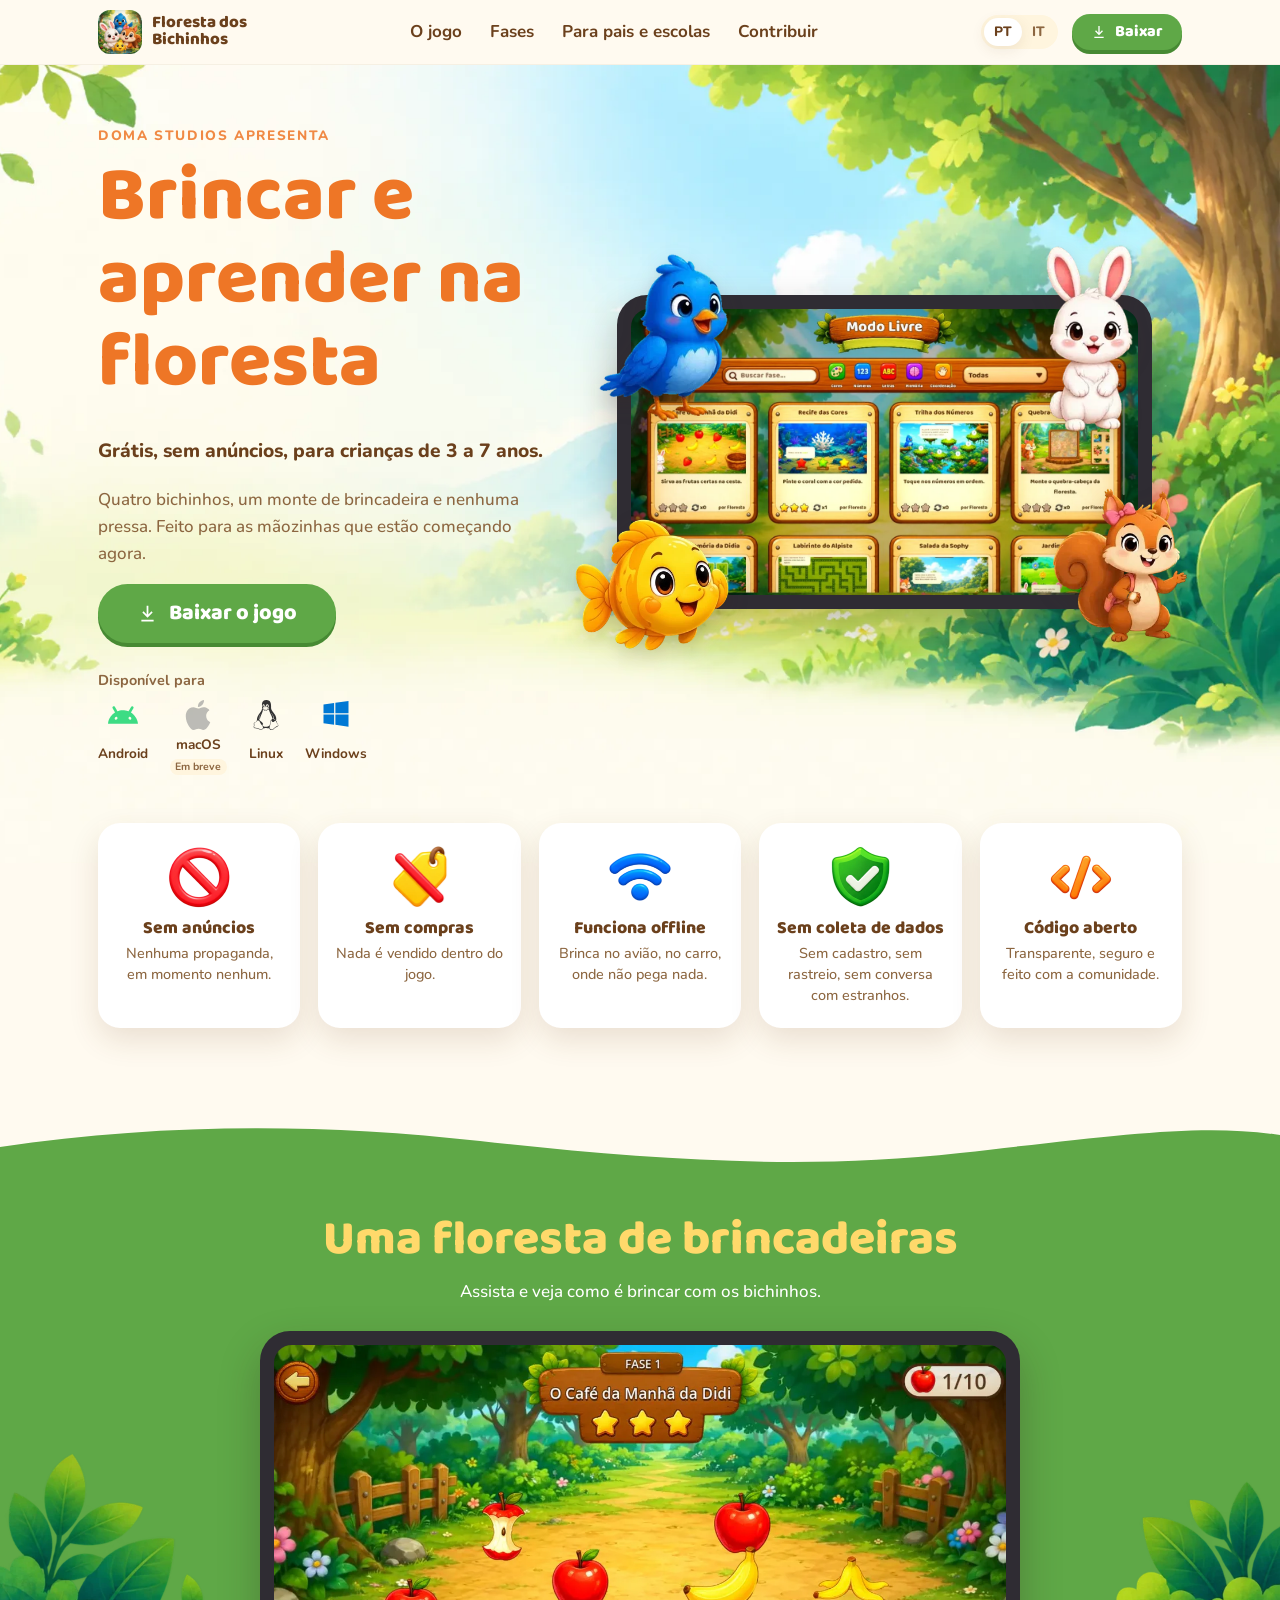
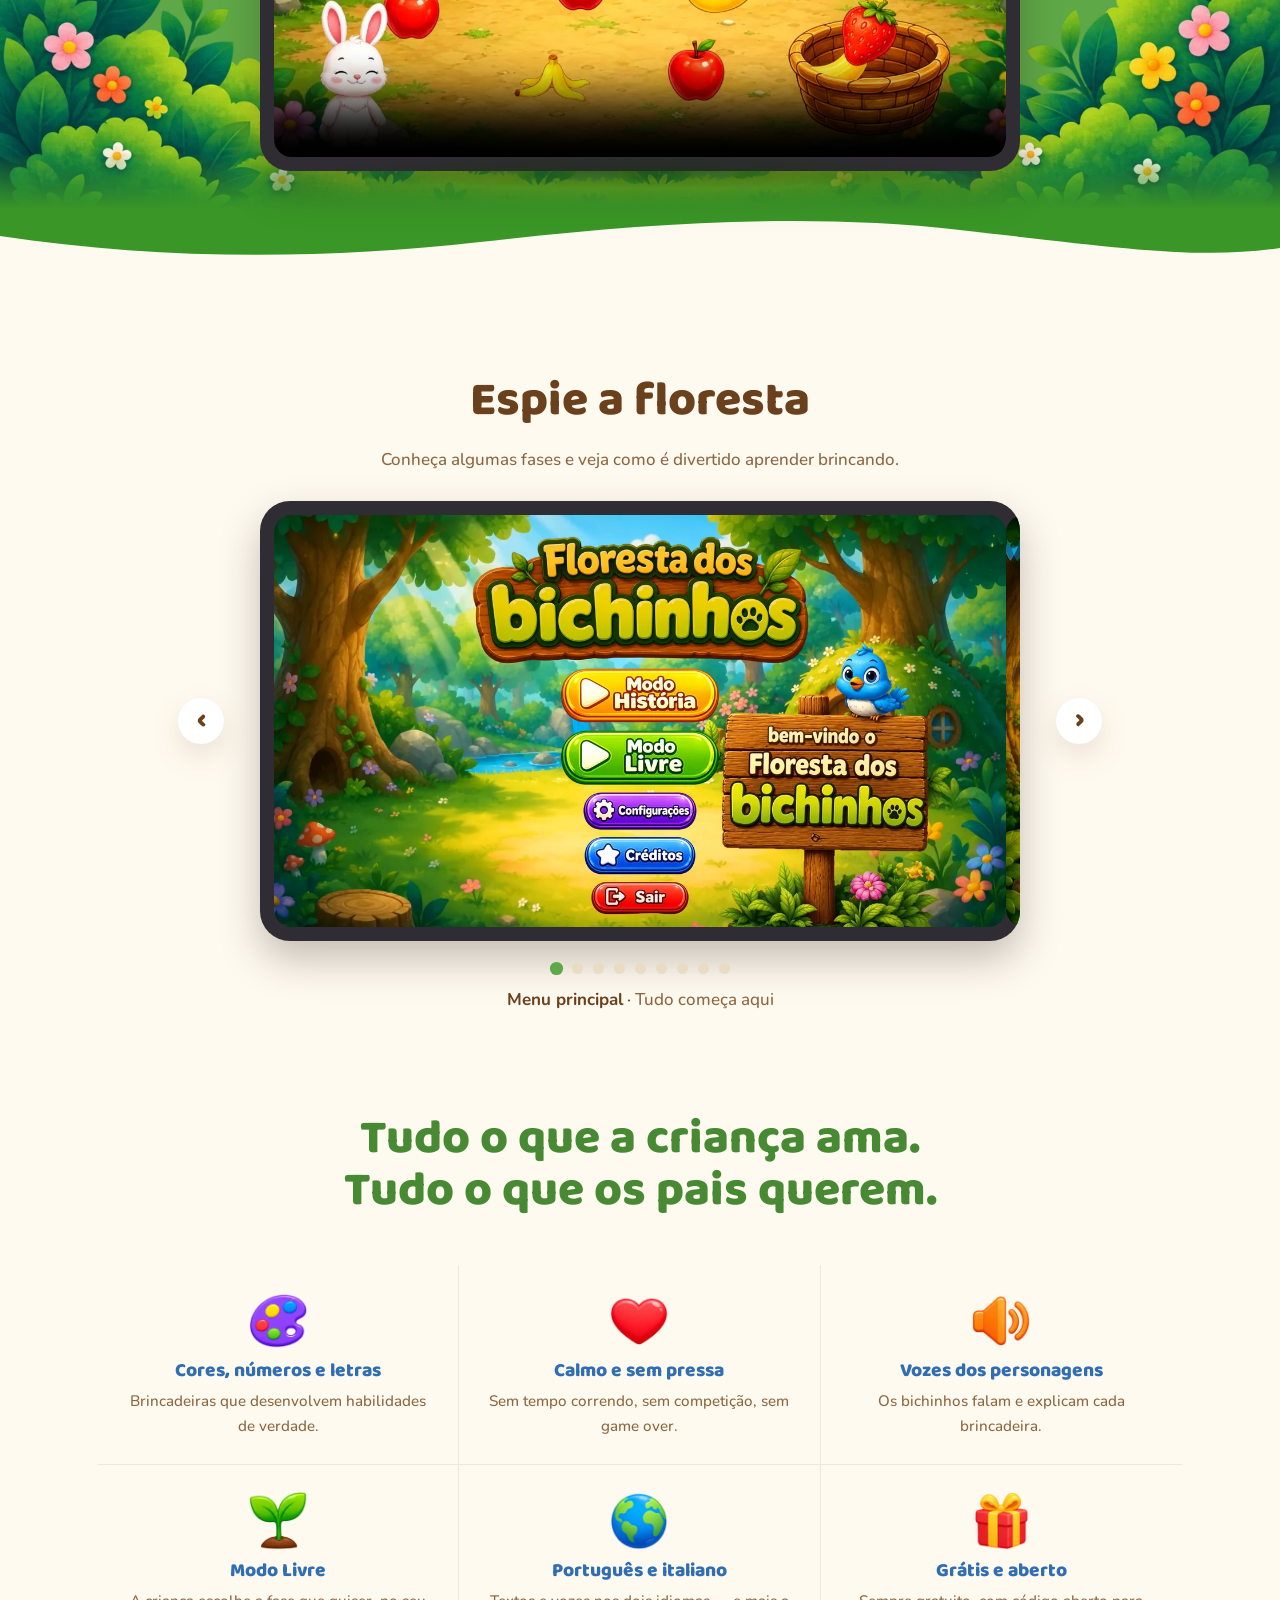
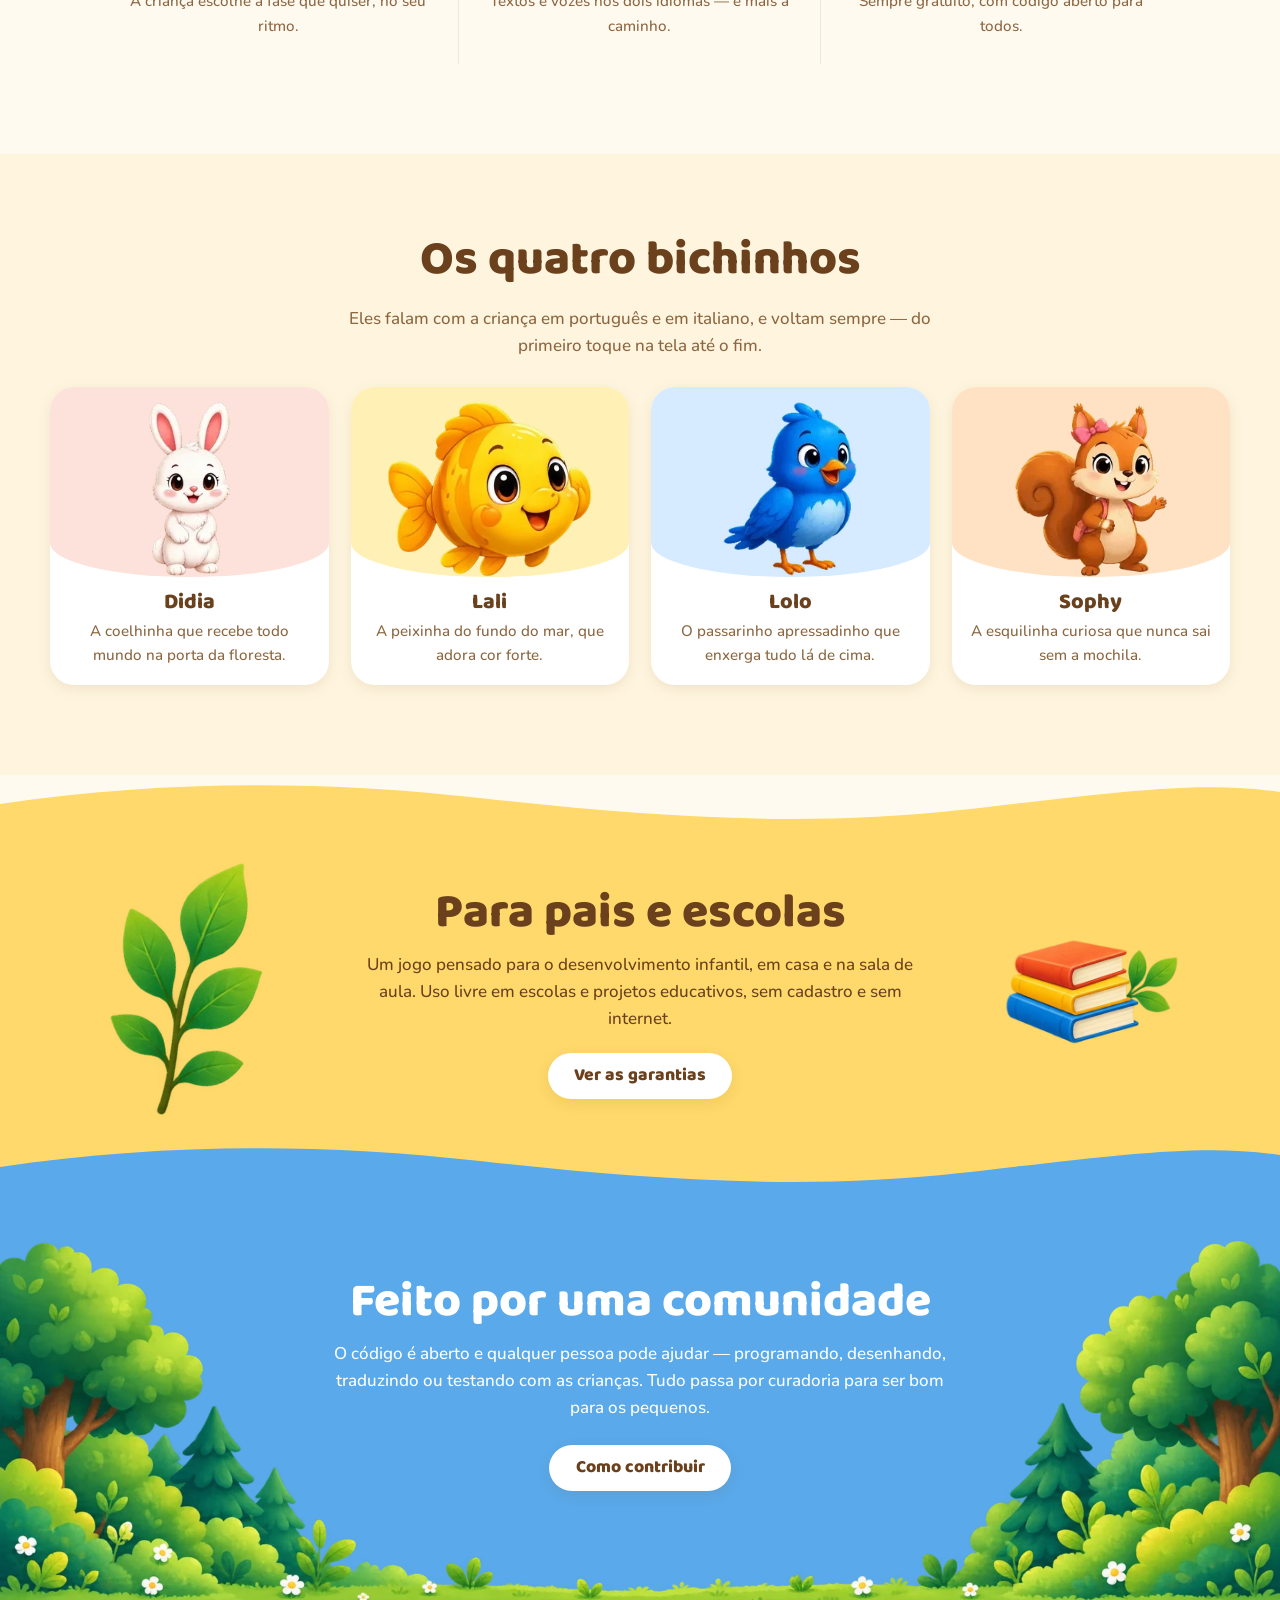
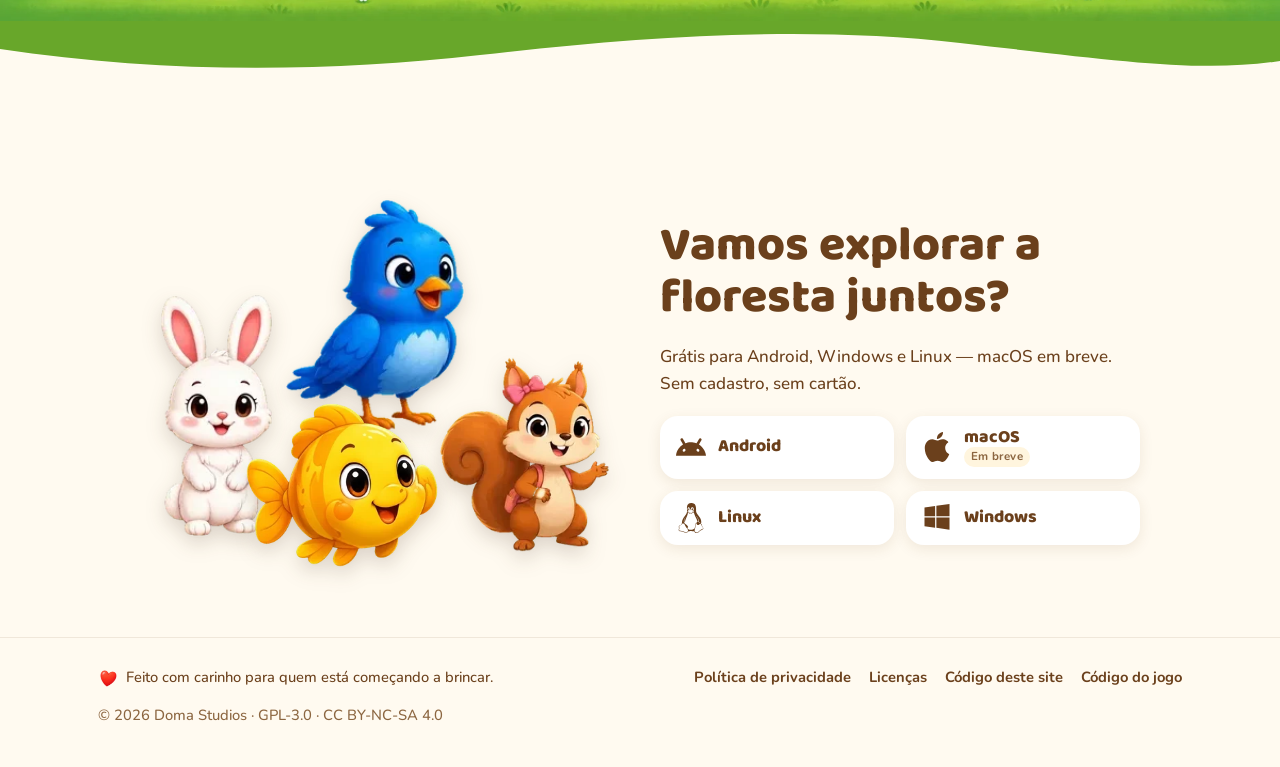
<file: index.html>
<!DOCTYPE html>
<html lang="pt-BR">
<head>
  <meta charset="utf-8" />
  <meta name="viewport" content="width=device-width, initial-scale=1" />
  <title data-i18n="pageTitle">Floresta dos Bichinhos</title>
  <meta name="description" content="Jogo educativo, gratuito e de código aberto para crianças de 3 a 7 anos. Sem anúncios, sem compras e sem internet." />
  <meta name="theme-color" content="#fffaf0" />
  <link rel="icon" href="icon.webp" />
  <meta property="og:title" content="Floresta dos Bichinhos" />
  <meta property="og:description" content="Brincar e aprender na floresta. Grátis, sem anúncios, para crianças de 3 a 7 anos." />
  <meta property="og:image" content="assets/shots/01-menu.webp" />
  <meta property="og:type" content="website" />
  <link rel="stylesheet" href="css/style.css" />
</head>
<body>
  <a class="skip" href="#conteudo" data-i18n="skip">Pular para o conteúdo</a>

  <header class="topbar" id="topo">
    <div class="topbar__inner">
      <a class="brand" href="#topo">
        <img src="icon.webp" alt="" width="44" height="44" />
        <span>Floresta dos<br />Bichinhos</span>
      </a>
      <nav class="nav" id="nav" aria-label="Menu">
        <a href="#trailer" data-i18n="navGame"></a>
        <a href="#fases" data-i18n="navPhases"></a>
        <a href="#familias" data-i18n="navFamilies"></a>
        <a href="#comunidade" data-i18n="navContribute"></a>
      </nav>
      <div class="topbar__actions">
        <div class="lang" role="group" data-i18n-aria="langLabel">
          <button type="button" class="lang__btn" data-lang="pt-BR" aria-pressed="true">PT</button>
          <button type="button" class="lang__btn" data-lang="it" aria-pressed="false">IT</button>
        </div>
        <a class="btn btn--pill" href="#baixar" data-i18n="navDownload"></a>
        <button type="button" class="menu-toggle" aria-controls="nav" aria-expanded="false" data-i18n-aria="menuOpen"><span></span></button>
      </div>
    </div>
  </header>

  <main id="conteudo">
    <section class="hero" aria-labelledby="hero-title">
      <div class="hero__inner">
        <div class="hero__copy">
          <p class="eyebrow" data-i18n="heroEyebrow"></p>
          <h1 id="hero-title" data-i18n="heroTitle"></h1>
          <p class="hero__lede" data-i18n="heroLede"></p>
          <p class="hero__text" data-i18n="heroText"></p>
          <a class="btn btn--big" href="#baixar" data-i18n="ctaDownload"></a>
          <p class="platforms__label" data-i18n="platformsLabel"></p>
          <ul class="platforms">
          <li class="platforms__item platforms__item--android"><svg class="platforms__icon" viewBox="0 0 24 24" aria-hidden="true" focusable="false"><path d="M18.4395 5.5586c-.675 1.1664-1.352 2.3318-2.0274 3.498-.0366-.0155-.0742-.0286-.1113-.043-1.8249-.6957-3.484-.8-4.42-.787-1.8551.0185-3.3544.4643-4.2597.8203-.084-.1494-1.7526-3.021-2.0215-3.4864a1.1451 1.1451 0 0 0-.1406-.1914c-.3312-.364-.9054-.4859-1.379-.203-.475.282-.7136.9361-.3886 1.5019 1.9466 3.3696-.0966-.2158 1.9473 3.3593.0172.031-.4946.2642-1.3926 1.0177C2.8987 12.176.452 14.772 0 18.9902h24c-.119-1.1108-.3686-2.099-.7461-3.0683-.7438-1.9118-1.8435-3.2928-2.7402-4.1836a12.1048 12.1048 0 0 0-2.1309-1.6875c.6594-1.122 1.312-2.2559 1.9649-3.3848.2077-.3615.1886-.7956-.0079-1.1191a1.1001 1.1001 0 0 0-.8515-.5332c-.5225-.0536-.9392.3128-1.0488.5449zm-.0391 8.461c.3944.5926.324 1.3306-.1563 1.6503-.4799.3197-1.188.0985-1.582-.4941-.3944-.5927-.324-1.3307.1563-1.6504.4727-.315 1.1812-.1086 1.582.4941zM7.207 13.5273c.4803.3197.5506 1.0577.1563 1.6504-.394.5926-1.1038.8138-1.584.4941-.48-.3197-.5503-1.0577-.1563-1.6504.4008-.6021 1.1087-.8106 1.584-.4941z"/></svg><span>Android</span></li>
          <li class="platforms__item platforms__item--apple"><svg class="platforms__icon" viewBox="0 0 24 24" aria-hidden="true" focusable="false"><path d="M12.152 6.896c-.948 0-2.415-1.078-3.96-1.04-2.04.027-3.91 1.183-4.961 3.014-2.117 3.675-.546 9.103 1.519 12.09 1.013 1.454 2.208 3.09 3.792 3.039 1.52-.065 2.09-.987 3.935-.987 1.831 0 2.35.987 3.96.948 1.637-.026 2.676-1.48 3.676-2.948 1.156-1.688 1.636-3.325 1.662-3.415-.039-.013-3.182-1.221-3.22-4.857-.026-3.04 2.48-4.494 2.597-4.559-1.429-2.09-3.623-2.324-4.39-2.376-2-.156-3.675 1.09-4.61 1.09zM15.53 3.83c.843-1.012 1.4-2.427 1.245-3.83-1.207.052-2.662.805-3.532 1.818-.78.896-1.454 2.338-1.273 3.714 1.338.104 2.715-.688 3.559-1.701"/></svg><span>macOS</span><em class="platforms__soon" data-i18n="soon">Em breve</em></li>
          <li class="platforms__item platforms__item--linux"><svg class="platforms__icon" viewBox="0 0 24 24" aria-hidden="true" focusable="false"><path d="M12.504 0c-.155 0-.315.008-.48.021-4.226.333-3.105 4.807-3.17 6.298-.076 1.092-.3 1.953-1.05 3.02-.885 1.051-2.127 2.75-2.716 4.521-.278.832-.41 1.684-.287 2.489a.424.424 0 00-.11.135c-.26.268-.45.6-.663.839-.199.199-.485.267-.797.4-.313.136-.658.269-.864.68-.09.189-.136.394-.132.602 0 .199.027.4.055.536.058.399.116.728.04.97-.249.68-.28 1.145-.106 1.484.174.334.535.47.94.601.81.2 1.91.135 2.774.6.926.466 1.866.67 2.616.47.526-.116.97-.464 1.208-.946.587-.003 1.23-.269 2.26-.334.699-.058 1.574.267 2.577.2.025.134.063.198.114.333l.003.003c.391.778 1.113 1.132 1.884 1.071.771-.06 1.592-.536 2.257-1.306.631-.765 1.683-1.084 2.378-1.503.348-.199.629-.469.649-.853.023-.4-.2-.811-.714-1.376v-.097l-.003-.003c-.17-.2-.25-.535-.338-.926-.085-.401-.182-.786-.492-1.046h-.003c-.059-.054-.123-.067-.188-.135a.357.357 0 00-.19-.064c.431-1.278.264-2.55-.173-3.694-.533-1.41-1.465-2.638-2.175-3.483-.796-1.005-1.576-1.957-1.56-3.368.026-2.152.236-6.133-3.544-6.139zm.529 3.405h.013c.213 0 .396.062.584.198.19.135.33.332.438.533.105.259.158.459.166.724 0-.02.006-.04.006-.06v.105a.086.086 0 01-.004-.021l-.004-.024a1.807 1.807 0 01-.15.706.953.953 0 01-.213.335.71.71 0 00-.088-.042c-.104-.045-.198-.064-.284-.133a1.312 1.312 0 00-.22-.066c.05-.06.146-.133.183-.198.053-.128.082-.264.088-.402v-.02a1.21 1.21 0 00-.061-.4c-.045-.134-.101-.2-.183-.333-.084-.066-.167-.132-.267-.132h-.016c-.093 0-.176.03-.262.132a.8.8 0 00-.205.334 1.18 1.18 0 00-.09.4v.019c.002.089.008.179.02.267-.193-.067-.438-.135-.607-.202a1.635 1.635 0 01-.018-.2v-.02a1.772 1.772 0 01.15-.768c.082-.22.232-.406.43-.533a.985.985 0 01.594-.2zm-2.962.059h.036c.142 0 .27.048.399.135.146.129.264.288.344.465.09.199.14.4.153.667v.004c.007.134.006.2-.002.266v.08c-.03.007-.056.018-.083.024-.152.055-.274.135-.393.2.012-.09.013-.18.003-.267v-.015c-.012-.133-.04-.2-.082-.333a.613.613 0 00-.166-.267.248.248 0 00-.183-.064h-.021c-.071.006-.13.04-.186.132a.552.552 0 00-.12.27.944.944 0 00-.023.33v.015c.012.135.037.2.08.334.046.134.098.2.166.268.01.009.02.018.034.024-.07.057-.117.07-.176.136a.304.304 0 01-.131.068 2.62 2.62 0 01-.275-.402 1.772 1.772 0 01-.155-.667 1.759 1.759 0 01.08-.668 1.43 1.43 0 01.283-.535c.128-.133.26-.2.418-.2zm1.37 1.706c.332 0 .733.065 1.216.399.293.2.523.269 1.052.468h.003c.255.136.405.266.478.399v-.131a.571.571 0 01.016.47c-.123.31-.516.643-1.063.842v.002c-.268.135-.501.333-.775.465-.276.135-.588.292-1.012.267a1.139 1.139 0 01-.448-.067 3.566 3.566 0 01-.322-.198c-.195-.135-.363-.332-.612-.465v-.005h-.005c-.4-.246-.616-.512-.686-.71-.07-.268-.005-.47.193-.6.224-.135.38-.271.483-.336.104-.074.143-.102.176-.131h.002v-.003c.169-.202.436-.47.839-.601.139-.036.294-.065.466-.065zm2.8 2.142c.358 1.417 1.196 3.475 1.735 4.473.286.534.855 1.659 1.102 3.024.156-.005.33.018.513.064.646-1.671-.546-3.467-1.089-3.966-.22-.2-.232-.335-.123-.335.59.534 1.365 1.572 1.646 2.757.13.535.16 1.104.021 1.67.067.028.135.06.205.067 1.032.534 1.413.938 1.23 1.537v-.043c-.06-.003-.12 0-.18 0h-.016c.151-.467-.182-.825-1.065-1.224-.915-.4-1.646-.336-1.77.465-.008.043-.013.066-.018.135-.068.023-.139.053-.209.064-.43.268-.662.669-.793 1.187-.13.533-.17 1.156-.205 1.869v.003c-.02.334-.17.838-.319 1.35-1.5 1.072-3.58 1.538-5.348.334a2.645 2.645 0 00-.402-.533 1.45 1.45 0 00-.275-.333c.182 0 .338-.03.465-.067a.615.615 0 00.314-.334c.108-.267 0-.697-.345-1.163-.345-.467-.931-.995-1.788-1.521-.63-.4-.986-.87-1.15-1.396-.165-.534-.143-1.085-.015-1.645.245-1.07.873-2.11 1.274-2.763.107-.065.037.135-.408.974-.396.751-1.14 2.497-.122 3.854a8.123 8.123 0 01.647-2.876c.564-1.278 1.743-3.504 1.836-5.268.048.036.217.135.289.202.218.133.38.333.59.465.21.201.477.335.876.335.039.003.075.006.11.006.412 0 .73-.134.997-.268.29-.134.52-.334.74-.4h.005c.467-.135.835-.402 1.044-.7zm2.185 8.958c.037.6.343 1.245.882 1.377.588.134 1.434-.333 1.791-.765l.211-.01c.315-.007.577.01.847.268l.003.003c.208.199.305.53.391.876.085.4.154.78.409 1.066.486.527.645.906.636 1.14l.003-.007v.018l-.003-.012c-.015.262-.185.396-.498.595-.63.401-1.746.712-2.457 1.57-.618.737-1.37 1.14-2.036 1.191-.664.053-1.237-.2-1.574-.898l-.005-.003c-.21-.4-.12-1.025.056-1.69.176-.668.428-1.344.463-1.897.037-.714.076-1.335.195-1.814.12-.465.308-.797.641-.984l.045-.022zm-10.814.049h.01c.053 0 .105.005.157.014.376.055.706.333 1.023.752l.91 1.664.003.003c.243.533.754 1.064 1.189 1.637.434.598.77 1.131.729 1.57v.006c-.057.744-.48 1.148-1.125 1.294-.645.135-1.52.002-2.395-.464-.968-.536-2.118-.469-2.857-.602-.369-.066-.61-.2-.723-.4-.11-.2-.113-.602.123-1.23v-.004l.002-.003c.117-.334.03-.752-.027-1.118-.055-.401-.083-.71.043-.94.16-.334.396-.4.69-.533.294-.135.64-.202.915-.47h.002v-.002c.256-.268.445-.601.668-.838.19-.201.38-.336.663-.336zm7.159-9.074c-.435.201-.945.535-1.488.535-.542 0-.97-.267-1.28-.466-.154-.134-.28-.268-.373-.335-.164-.134-.144-.333-.074-.333.109.016.129.134.199.2.096.066.215.2.36.333.292.2.68.467 1.167.467.485 0 1.053-.267 1.398-.466.195-.135.445-.334.648-.467.156-.136.149-.267.279-.267.128.016.034.134-.147.332a8.097 8.097 0 01-.69.468zm-1.082-1.583V5.64c-.006-.02.013-.042.029-.05.074-.043.18-.027.26.004.063 0 .16.067.15.135-.006.049-.085.066-.135.066-.055 0-.092-.043-.141-.068-.052-.018-.146-.008-.163-.065zm-.551 0c-.02.058-.113.049-.166.066-.047.025-.086.068-.14.068-.05 0-.13-.02-.136-.068-.01-.066.088-.133.15-.133.08-.031.184-.047.259-.005.019.009.036.03.03.05v.02h.003z"/></svg><span>Linux</span></li>
          <li class="platforms__item platforms__item--windows"><svg class="platforms__icon" viewBox="0 0 24 24" aria-hidden="true" focusable="false"><path d="M2 3.5l8.5-1.2v8.2H2V3.5zm9.5-1.3L22 .7v9.8H11.5V2.2zM2 11.5h8.5v8.2L2 18.5v-7zm9.5 0H22v9.8l-10.5-1.5v-8.3z"/></svg><span>Windows</span></li>
          </ul>
        </div>
        <div class="hero__stage">
          <div class="tablet tablet--hero">
            <img src="assets/shots/09-modo-livre.webp" data-i18n-alt="heroShotAlt" alt="" width="1280" height="720" />
          </div>
          <div class="cast cast--hero" aria-hidden="true">
            <img class="cast__one cast__one--lolo" src="assets/chars/lolo.webp" alt="" />
            <img class="cast__one cast__one--didia" src="assets/chars/didia.webp" alt="" />
            <img class="cast__one cast__one--lali" src="assets/chars/lali.webp" alt="" />
            <img class="cast__one cast__one--sophy" src="assets/chars/sophy.webp" alt="" />
          </div>
        </div>
      </div>
    </section>

    <section class="guarantees" id="garantias" aria-label="Garantias">
      <ul class="guarantees__list">
        <li class="guarantee reveal">
          <img class="guarantee__icon" src="assets/icons/no-ads.webp" alt="" width="72" height="72" loading="lazy" />
          <h3 data-i18n="g1Title"></h3>
          <p data-i18n="g1Text"></p>
        </li>
        <li class="guarantee reveal">
          <img class="guarantee__icon" src="assets/icons/no-purchases.webp" alt="" width="72" height="72" loading="lazy" />
          <h3 data-i18n="g2Title"></h3>
          <p data-i18n="g2Text"></p>
        </li>
        <li class="guarantee reveal">
          <img class="guarantee__icon" src="assets/icons/offline.webp" alt="" width="72" height="72" loading="lazy" />
          <h3 data-i18n="g3Title"></h3>
          <p data-i18n="g3Text"></p>
        </li>
        <li class="guarantee reveal">
          <img class="guarantee__icon" src="assets/icons/no-data.webp" alt="" width="72" height="72" loading="lazy" />
          <h3 data-i18n="g4Title"></h3>
          <p data-i18n="g4Text"></p>
        </li>
        <li class="guarantee reveal">
          <img class="guarantee__icon" src="assets/icons/open-source.webp" alt="" width="72" height="72" loading="lazy" />
          <h3 data-i18n="g5Title"></h3>
          <p data-i18n="g5Text"></p>
        </li>
      </ul>
    </section>

    <section class="band band--leaf" id="trailer" aria-labelledby="trailer-title">
      <img class="band__scene" src="assets/deco/scene-leaf.webp" alt="" loading="lazy" />
      <svg class="wave wave--top" viewBox="0 0 1440 56" preserveAspectRatio="none" aria-hidden="true"><path d="M0 56V28C180 4 360 4 540 22s360 30 540 12 270-30 360-18v40z"/></svg>
      <div class="band__inner">
        <h2 id="trailer-title" data-i18n="trailerTitle"></h2>
        <p data-i18n="trailerLede"></p>
        <div class="tablet tablet--video">
          <video class="trailer" controls preload="none" playsinline poster="assets/video/trailer-pt_BR.webp" data-i18n-aria="trailerLabel">
            <source src="assets/video/trailer-pt_BR.mp4" type="video/mp4" />
          </video>
        </div>
      </div>
      <svg class="wave wave--bottom" viewBox="0 0 1440 56" preserveAspectRatio="none" aria-hidden="true"><path d="M0 0v28c180 24 360 24 540 6s360-30 540-12 270 30 360 18V0z"/></svg>
    </section>

    <section class="peek" id="fases" aria-labelledby="peek-title">
      <h2 id="peek-title" data-i18n="peekTitle"></h2>
      <p class="section-lede" data-i18n="peekLede"></p>
      <div class="peek__stage" aria-roledescription="carousel">
        <button type="button" class="peek__arrow peek__arrow--prev" data-i18n-aria="prevSlide">‹</button>
        <div class="tablet tablet--peek">
          <ul class="peek__track">
            <li class="peek__slide"><img src="assets/shots/01-menu.webp" data-i18n-alt="slide1" alt="" width="1280" height="720" loading="lazy" /></li>
            <li class="peek__slide"><img src="assets/shots/02-mapa-do-mundo.webp" data-i18n-alt="slide2" alt="" width="1280" height="720" loading="lazy" /></li>
            <li class="peek__slide"><img src="assets/shots/03-fase1-cafe-da-manha.webp" data-i18n-alt="slide3" alt="" width="1280" height="720" loading="lazy" /></li>
            <li class="peek__slide"><img src="assets/shots/04-fase2-recife-colorido.webp" data-i18n-alt="slide4" alt="" width="1280" height="720" loading="lazy" /></li>
            <li class="peek__slide"><img src="assets/shots/05-fase3-trilha-dos-numeros.webp" data-i18n-alt="slide5" alt="" width="1280" height="720" loading="lazy" /></li>
            <li class="peek__slide"><img src="assets/shots/06-fase4-quebra-cabeca.webp" data-i18n-alt="slide6" alt="" width="1280" height="720" loading="lazy" /></li>
            <li class="peek__slide"><img src="assets/shots/07-fase5-jogo-da-memoria.webp" data-i18n-alt="slide7" alt="" width="1280" height="720" loading="lazy" /></li>
            <li class="peek__slide"><img src="assets/shots/08-fase8-jardim-colorido.webp" data-i18n-alt="slide8" alt="" width="1280" height="720" loading="lazy" /></li>
            <li class="peek__slide"><img src="assets/shots/09-modo-livre.webp" data-i18n-alt="slide9" alt="" width="1280" height="720" loading="lazy" /></li>
          </ul>
        </div>
        <button type="button" class="peek__arrow peek__arrow--next" data-i18n-aria="nextSlide">›</button>
      </div>
      <div class="peek__dots" role="group"></div>
      <ol class="peek__captions" aria-live="polite">
          <li class="peek__caption"><strong data-i18n="slide1"></strong> · <span data-i18n="slide1Tag"></span></li>
          <li class="peek__caption"><strong data-i18n="slide2"></strong> · <span data-i18n="slide2Tag"></span></li>
          <li class="peek__caption"><strong data-i18n="slide3"></strong> · <span data-i18n="slide3Tag"></span></li>
          <li class="peek__caption"><strong data-i18n="slide4"></strong> · <span data-i18n="slide4Tag"></span></li>
          <li class="peek__caption"><strong data-i18n="slide5"></strong> · <span data-i18n="slide5Tag"></span></li>
          <li class="peek__caption"><strong data-i18n="slide6"></strong> · <span data-i18n="slide6Tag"></span></li>
          <li class="peek__caption"><strong data-i18n="slide7"></strong> · <span data-i18n="slide7Tag"></span></li>
          <li class="peek__caption"><strong data-i18n="slide8"></strong> · <span data-i18n="slide8Tag"></span></li>
          <li class="peek__caption"><strong data-i18n="slide9"></strong> · <span data-i18n="slide9Tag"></span></li>
      </ol>
    </section>

    <section class="benefits" aria-labelledby="benefits-title">
      <h2 id="benefits-title"><span data-i18n="benefitsTitle1"></span><br /><span data-i18n="benefitsTitle2"></span></h2>
      <ul class="benefits__grid">
        <li class="benefit reveal">
          <img class="benefit__icon" src="assets/icons/palette.webp" alt="" width="64" height="64" loading="lazy" />
          <h3 data-i18n="b1Title"></h3>
          <p data-i18n="b1Text"></p>
        </li>
        <li class="benefit reveal">
          <img class="benefit__icon" src="assets/icons/heart.webp" alt="" width="64" height="64" loading="lazy" />
          <h3 data-i18n="b2Title"></h3>
          <p data-i18n="b2Text"></p>
        </li>
        <li class="benefit reveal">
          <img class="benefit__icon" src="assets/icons/voices.webp" alt="" width="64" height="64" loading="lazy" />
          <h3 data-i18n="b3Title"></h3>
          <p data-i18n="b3Text"></p>
        </li>
        <li class="benefit reveal">
          <img class="benefit__icon" src="assets/icons/sprout.webp" alt="" width="64" height="64" loading="lazy" />
          <h3 data-i18n="b4Title"></h3>
          <p data-i18n="b4Text"></p>
        </li>
        <li class="benefit reveal">
          <img class="benefit__icon" src="assets/icons/globe.webp" alt="" width="64" height="64" loading="lazy" />
          <h3 data-i18n="b5Title"></h3>
          <p data-i18n="b5Text"></p>
        </li>
        <li class="benefit reveal">
          <img class="benefit__icon" src="assets/icons/gift.webp" alt="" width="64" height="64" loading="lazy" />
          <h3 data-i18n="b6Title"></h3>
          <p data-i18n="b6Text"></p>
        </li>
      </ul>
    </section>

    <section class="friends" aria-labelledby="friends-title">
      <h2 id="friends-title" data-i18n="friendsTitle"></h2>
      <p class="section-lede" data-i18n="friendsLede"></p>
      <ul class="friends__list">
        <li class="friend f-rose reveal">
          <div class="friend__art"><img src="assets/chars/didia.webp" alt="Didia" height="200" loading="lazy" /></div>
          <h3>Didia</h3>
          <p data-i18n="friend1"></p>
        </li>
        <li class="friend f-sun reveal">
          <div class="friend__art"><img src="assets/chars/lali.webp" alt="Lali" height="200" loading="lazy" /></div>
          <h3>Lali</h3>
          <p data-i18n="friend2"></p>
        </li>
        <li class="friend f-sky reveal">
          <div class="friend__art"><img src="assets/chars/lolo.webp" alt="Lolo" height="200" loading="lazy" /></div>
          <h3>Lolo</h3>
          <p data-i18n="friend3"></p>
        </li>
        <li class="friend f-peach reveal">
          <div class="friend__art"><img src="assets/chars/sophy.webp" alt="Sophy" height="200" loading="lazy" /></div>
          <h3>Sophy</h3>
          <p data-i18n="friend4"></p>
        </li>
      </ul>
    </section>

    <section class="band band--sun" id="familias" aria-labelledby="families-title">
      <svg class="wave wave--top" viewBox="0 0 1440 56" preserveAspectRatio="none" aria-hidden="true"><path d="M0 56V28C180 4 360 4 540 22s360 30 540 12 270-30 360-18v40z"/></svg>
      <div class="band__inner band__inner--split">
        <img class="band__deco band__deco--left" src="assets/deco/branch.webp" alt="" loading="lazy" />
        <div>
          <h2 id="families-title" data-i18n="familiesTitle"></h2>
          <p data-i18n="familiesText"></p>
          <a class="btn btn--light" href="#garantias" data-i18n="familiesCta"></a>
        </div>
        <img class="band__deco band__deco--right" src="assets/deco/books.webp" alt="" loading="lazy" />
      </div>
      <svg class="wave wave--bottom" viewBox="0 0 1440 56" preserveAspectRatio="none" aria-hidden="true"><path d="M0 0v28c180 24 360 24 540 6s360-30 540-12 270 30 360 18V0z"/></svg>
    </section>

    <section class="band band--sky" id="comunidade" aria-labelledby="community-title">
      <img class="band__scene" src="assets/deco/scene-sky.webp" alt="" loading="lazy" />
      <svg class="wave wave--top" viewBox="0 0 1440 56" preserveAspectRatio="none" aria-hidden="true"><path d="M0 56V28C180 4 360 4 540 22s360 30 540 12 270-30 360-18v40z"/></svg>
      <div class="band__inner">
        <h2 id="community-title" data-i18n="communityTitle"></h2>
        <p data-i18n="communityText"></p>
        <a class="btn btn--light" data-link="contribute" href="#"><span data-i18n="communityCta"></span><em class="btn__soon" data-i18n="soon"></em></a>
      </div>
      <svg class="wave wave--bottom" viewBox="0 0 1440 56" preserveAspectRatio="none" aria-hidden="true"><path d="M0 0v28c180 24 360 24 540 6s360-30 540-12 270 30 360 18V0z"/></svg>
    </section>

    <section class="cta" id="baixar" aria-labelledby="cta-title">
      <div class="cta__inner">
        <div class="cast cast--cta" aria-hidden="true">
            <img class="cast__one cast__one--lolo" src="assets/chars/lolo.webp" alt="" />
            <img class="cast__one cast__one--didia" src="assets/chars/didia.webp" alt="" />
            <img class="cast__one cast__one--lali" src="assets/chars/lali.webp" alt="" />
            <img class="cast__one cast__one--sophy" src="assets/chars/sophy.webp" alt="" />
          </div>
        <div class="cta__copy">
          <h2 id="cta-title" data-i18n="ctaTitle"></h2>
          <p data-i18n="ctaText"></p>
          <div class="stores">
          <a class="store" data-link="android" href="#"><svg class="store__icon" viewBox="0 0 24 24" aria-hidden="true" focusable="false"><path d="M18.4395 5.5586c-.675 1.1664-1.352 2.3318-2.0274 3.498-.0366-.0155-.0742-.0286-.1113-.043-1.8249-.6957-3.484-.8-4.42-.787-1.8551.0185-3.3544.4643-4.2597.8203-.084-.1494-1.7526-3.021-2.0215-3.4864a1.1451 1.1451 0 0 0-.1406-.1914c-.3312-.364-.9054-.4859-1.379-.203-.475.282-.7136.9361-.3886 1.5019 1.9466 3.3696-.0966-.2158 1.9473 3.3593.0172.031-.4946.2642-1.3926 1.0177C2.8987 12.176.452 14.772 0 18.9902h24c-.119-1.1108-.3686-2.099-.7461-3.0683-.7438-1.9118-1.8435-3.2928-2.7402-4.1836a12.1048 12.1048 0 0 0-2.1309-1.6875c.6594-1.122 1.312-2.2559 1.9649-3.3848.2077-.3615.1886-.7956-.0079-1.1191a1.1001 1.1001 0 0 0-.8515-.5332c-.5225-.0536-.9392.3128-1.0488.5449zm-.0391 8.461c.3944.5926.324 1.3306-.1563 1.6503-.4799.3197-1.188.0985-1.582-.4941-.3944-.5927-.324-1.3307.1563-1.6504.4727-.315 1.1812-.1086 1.582.4941zM7.207 13.5273c.4803.3197.5506 1.0577.1563 1.6504-.394.5926-1.1038.8138-1.584.4941-.48-.3197-.5503-1.0577-.1563-1.6504.4008-.6021 1.1087-.8106 1.584-.4941z"/></svg><span class="store__name">Android</span><em class="store__soon" data-i18n="soon">Em breve</em></a>
          <a class="store" data-link="macos" href="#"><svg class="store__icon" viewBox="0 0 24 24" aria-hidden="true" focusable="false"><path d="M12.152 6.896c-.948 0-2.415-1.078-3.96-1.04-2.04.027-3.91 1.183-4.961 3.014-2.117 3.675-.546 9.103 1.519 12.09 1.013 1.454 2.208 3.09 3.792 3.039 1.52-.065 2.09-.987 3.935-.987 1.831 0 2.35.987 3.96.948 1.637-.026 2.676-1.48 3.676-2.948 1.156-1.688 1.636-3.325 1.662-3.415-.039-.013-3.182-1.221-3.22-4.857-.026-3.04 2.48-4.494 2.597-4.559-1.429-2.09-3.623-2.324-4.39-2.376-2-.156-3.675 1.09-4.61 1.09zM15.53 3.83c.843-1.012 1.4-2.427 1.245-3.83-1.207.052-2.662.805-3.532 1.818-.78.896-1.454 2.338-1.273 3.714 1.338.104 2.715-.688 3.559-1.701"/></svg><span class="store__name">macOS</span><em class="store__soon" data-i18n="soon">Em breve</em></a>
          <a class="store" data-link="linux" href="#"><svg class="store__icon" viewBox="0 0 24 24" aria-hidden="true" focusable="false"><path d="M12.504 0c-.155 0-.315.008-.48.021-4.226.333-3.105 4.807-3.17 6.298-.076 1.092-.3 1.953-1.05 3.02-.885 1.051-2.127 2.75-2.716 4.521-.278.832-.41 1.684-.287 2.489a.424.424 0 00-.11.135c-.26.268-.45.6-.663.839-.199.199-.485.267-.797.4-.313.136-.658.269-.864.68-.09.189-.136.394-.132.602 0 .199.027.4.055.536.058.399.116.728.04.97-.249.68-.28 1.145-.106 1.484.174.334.535.47.94.601.81.2 1.91.135 2.774.6.926.466 1.866.67 2.616.47.526-.116.97-.464 1.208-.946.587-.003 1.23-.269 2.26-.334.699-.058 1.574.267 2.577.2.025.134.063.198.114.333l.003.003c.391.778 1.113 1.132 1.884 1.071.771-.06 1.592-.536 2.257-1.306.631-.765 1.683-1.084 2.378-1.503.348-.199.629-.469.649-.853.023-.4-.2-.811-.714-1.376v-.097l-.003-.003c-.17-.2-.25-.535-.338-.926-.085-.401-.182-.786-.492-1.046h-.003c-.059-.054-.123-.067-.188-.135a.357.357 0 00-.19-.064c.431-1.278.264-2.55-.173-3.694-.533-1.41-1.465-2.638-2.175-3.483-.796-1.005-1.576-1.957-1.56-3.368.026-2.152.236-6.133-3.544-6.139zm.529 3.405h.013c.213 0 .396.062.584.198.19.135.33.332.438.533.105.259.158.459.166.724 0-.02.006-.04.006-.06v.105a.086.086 0 01-.004-.021l-.004-.024a1.807 1.807 0 01-.15.706.953.953 0 01-.213.335.71.71 0 00-.088-.042c-.104-.045-.198-.064-.284-.133a1.312 1.312 0 00-.22-.066c.05-.06.146-.133.183-.198.053-.128.082-.264.088-.402v-.02a1.21 1.21 0 00-.061-.4c-.045-.134-.101-.2-.183-.333-.084-.066-.167-.132-.267-.132h-.016c-.093 0-.176.03-.262.132a.8.8 0 00-.205.334 1.18 1.18 0 00-.09.4v.019c.002.089.008.179.02.267-.193-.067-.438-.135-.607-.202a1.635 1.635 0 01-.018-.2v-.02a1.772 1.772 0 01.15-.768c.082-.22.232-.406.43-.533a.985.985 0 01.594-.2zm-2.962.059h.036c.142 0 .27.048.399.135.146.129.264.288.344.465.09.199.14.4.153.667v.004c.007.134.006.2-.002.266v.08c-.03.007-.056.018-.083.024-.152.055-.274.135-.393.2.012-.09.013-.18.003-.267v-.015c-.012-.133-.04-.2-.082-.333a.613.613 0 00-.166-.267.248.248 0 00-.183-.064h-.021c-.071.006-.13.04-.186.132a.552.552 0 00-.12.27.944.944 0 00-.023.33v.015c.012.135.037.2.08.334.046.134.098.2.166.268.01.009.02.018.034.024-.07.057-.117.07-.176.136a.304.304 0 01-.131.068 2.62 2.62 0 01-.275-.402 1.772 1.772 0 01-.155-.667 1.759 1.759 0 01.08-.668 1.43 1.43 0 01.283-.535c.128-.133.26-.2.418-.2zm1.37 1.706c.332 0 .733.065 1.216.399.293.2.523.269 1.052.468h.003c.255.136.405.266.478.399v-.131a.571.571 0 01.016.47c-.123.31-.516.643-1.063.842v.002c-.268.135-.501.333-.775.465-.276.135-.588.292-1.012.267a1.139 1.139 0 01-.448-.067 3.566 3.566 0 01-.322-.198c-.195-.135-.363-.332-.612-.465v-.005h-.005c-.4-.246-.616-.512-.686-.71-.07-.268-.005-.47.193-.6.224-.135.38-.271.483-.336.104-.074.143-.102.176-.131h.002v-.003c.169-.202.436-.47.839-.601.139-.036.294-.065.466-.065zm2.8 2.142c.358 1.417 1.196 3.475 1.735 4.473.286.534.855 1.659 1.102 3.024.156-.005.33.018.513.064.646-1.671-.546-3.467-1.089-3.966-.22-.2-.232-.335-.123-.335.59.534 1.365 1.572 1.646 2.757.13.535.16 1.104.021 1.67.067.028.135.06.205.067 1.032.534 1.413.938 1.23 1.537v-.043c-.06-.003-.12 0-.18 0h-.016c.151-.467-.182-.825-1.065-1.224-.915-.4-1.646-.336-1.77.465-.008.043-.013.066-.018.135-.068.023-.139.053-.209.064-.43.268-.662.669-.793 1.187-.13.533-.17 1.156-.205 1.869v.003c-.02.334-.17.838-.319 1.35-1.5 1.072-3.58 1.538-5.348.334a2.645 2.645 0 00-.402-.533 1.45 1.45 0 00-.275-.333c.182 0 .338-.03.465-.067a.615.615 0 00.314-.334c.108-.267 0-.697-.345-1.163-.345-.467-.931-.995-1.788-1.521-.63-.4-.986-.87-1.15-1.396-.165-.534-.143-1.085-.015-1.645.245-1.07.873-2.11 1.274-2.763.107-.065.037.135-.408.974-.396.751-1.14 2.497-.122 3.854a8.123 8.123 0 01.647-2.876c.564-1.278 1.743-3.504 1.836-5.268.048.036.217.135.289.202.218.133.38.333.59.465.21.201.477.335.876.335.039.003.075.006.11.006.412 0 .73-.134.997-.268.29-.134.52-.334.74-.4h.005c.467-.135.835-.402 1.044-.7zm2.185 8.958c.037.6.343 1.245.882 1.377.588.134 1.434-.333 1.791-.765l.211-.01c.315-.007.577.01.847.268l.003.003c.208.199.305.53.391.876.085.4.154.78.409 1.066.486.527.645.906.636 1.14l.003-.007v.018l-.003-.012c-.015.262-.185.396-.498.595-.63.401-1.746.712-2.457 1.57-.618.737-1.37 1.14-2.036 1.191-.664.053-1.237-.2-1.574-.898l-.005-.003c-.21-.4-.12-1.025.056-1.69.176-.668.428-1.344.463-1.897.037-.714.076-1.335.195-1.814.12-.465.308-.797.641-.984l.045-.022zm-10.814.049h.01c.053 0 .105.005.157.014.376.055.706.333 1.023.752l.91 1.664.003.003c.243.533.754 1.064 1.189 1.637.434.598.77 1.131.729 1.57v.006c-.057.744-.48 1.148-1.125 1.294-.645.135-1.52.002-2.395-.464-.968-.536-2.118-.469-2.857-.602-.369-.066-.61-.2-.723-.4-.11-.2-.113-.602.123-1.23v-.004l.002-.003c.117-.334.03-.752-.027-1.118-.055-.401-.083-.71.043-.94.16-.334.396-.4.69-.533.294-.135.64-.202.915-.47h.002v-.002c.256-.268.445-.601.668-.838.19-.201.38-.336.663-.336zm7.159-9.074c-.435.201-.945.535-1.488.535-.542 0-.97-.267-1.28-.466-.154-.134-.28-.268-.373-.335-.164-.134-.144-.333-.074-.333.109.016.129.134.199.2.096.066.215.2.36.333.292.2.68.467 1.167.467.485 0 1.053-.267 1.398-.466.195-.135.445-.334.648-.467.156-.136.149-.267.279-.267.128.016.034.134-.147.332a8.097 8.097 0 01-.69.468zm-1.082-1.583V5.64c-.006-.02.013-.042.029-.05.074-.043.18-.027.26.004.063 0 .16.067.15.135-.006.049-.085.066-.135.066-.055 0-.092-.043-.141-.068-.052-.018-.146-.008-.163-.065zm-.551 0c-.02.058-.113.049-.166.066-.047.025-.086.068-.14.068-.05 0-.13-.02-.136-.068-.01-.066.088-.133.15-.133.08-.031.184-.047.259-.005.019.009.036.03.03.05v.02h.003z"/></svg><span class="store__name">Linux</span><em class="store__soon" data-i18n="soon">Em breve</em></a>
          <a class="store" data-link="windows" href="#"><svg class="store__icon" viewBox="0 0 24 24" aria-hidden="true" focusable="false"><path d="M2 3.5l8.5-1.2v8.2H2V3.5zm9.5-1.3L22 .7v9.8H11.5V2.2zM2 11.5h8.5v8.2L2 18.5v-7zm9.5 0H22v9.8l-10.5-1.5v-8.3z"/></svg><span class="store__name">Windows</span><em class="store__soon" data-i18n="soon">Em breve</em></a>
          </div>
        </div>
      </div>
    </section>
  </main>

  <footer class="footer">
    <div class="footer__inner">
      <p class="footer__line"><img src="assets/deco/heart-small.webp" alt="" width="20" height="20" /> <span data-i18n="footLine"></span></p>
      <nav class="footer__links" aria-label="Rodapé">
        <a href="privacidade.html" data-i18n="footPrivacy"></a>
        <a href="LICENSE-ASSETS.md" data-i18n="footLicenses"></a>
        <a href="https://github.com/florestadosbichinhos/florestadosbichinhos.github.io" data-i18n="footSiteCode"></a>
        <a data-link="game" href="#"><span data-i18n="footGameCode"></span> <em class="btn__soon" data-i18n="soon"></em></a>
      </nav>
      <p class="footer__legal">© 2026 Doma Studios · GPL-3.0 · CC BY-NC-SA 4.0</p>
    </div>
  </footer>

  <script src="js/strings.js"></script>
  <script src="js/app.js"></script>
</body>
</html>
</file>
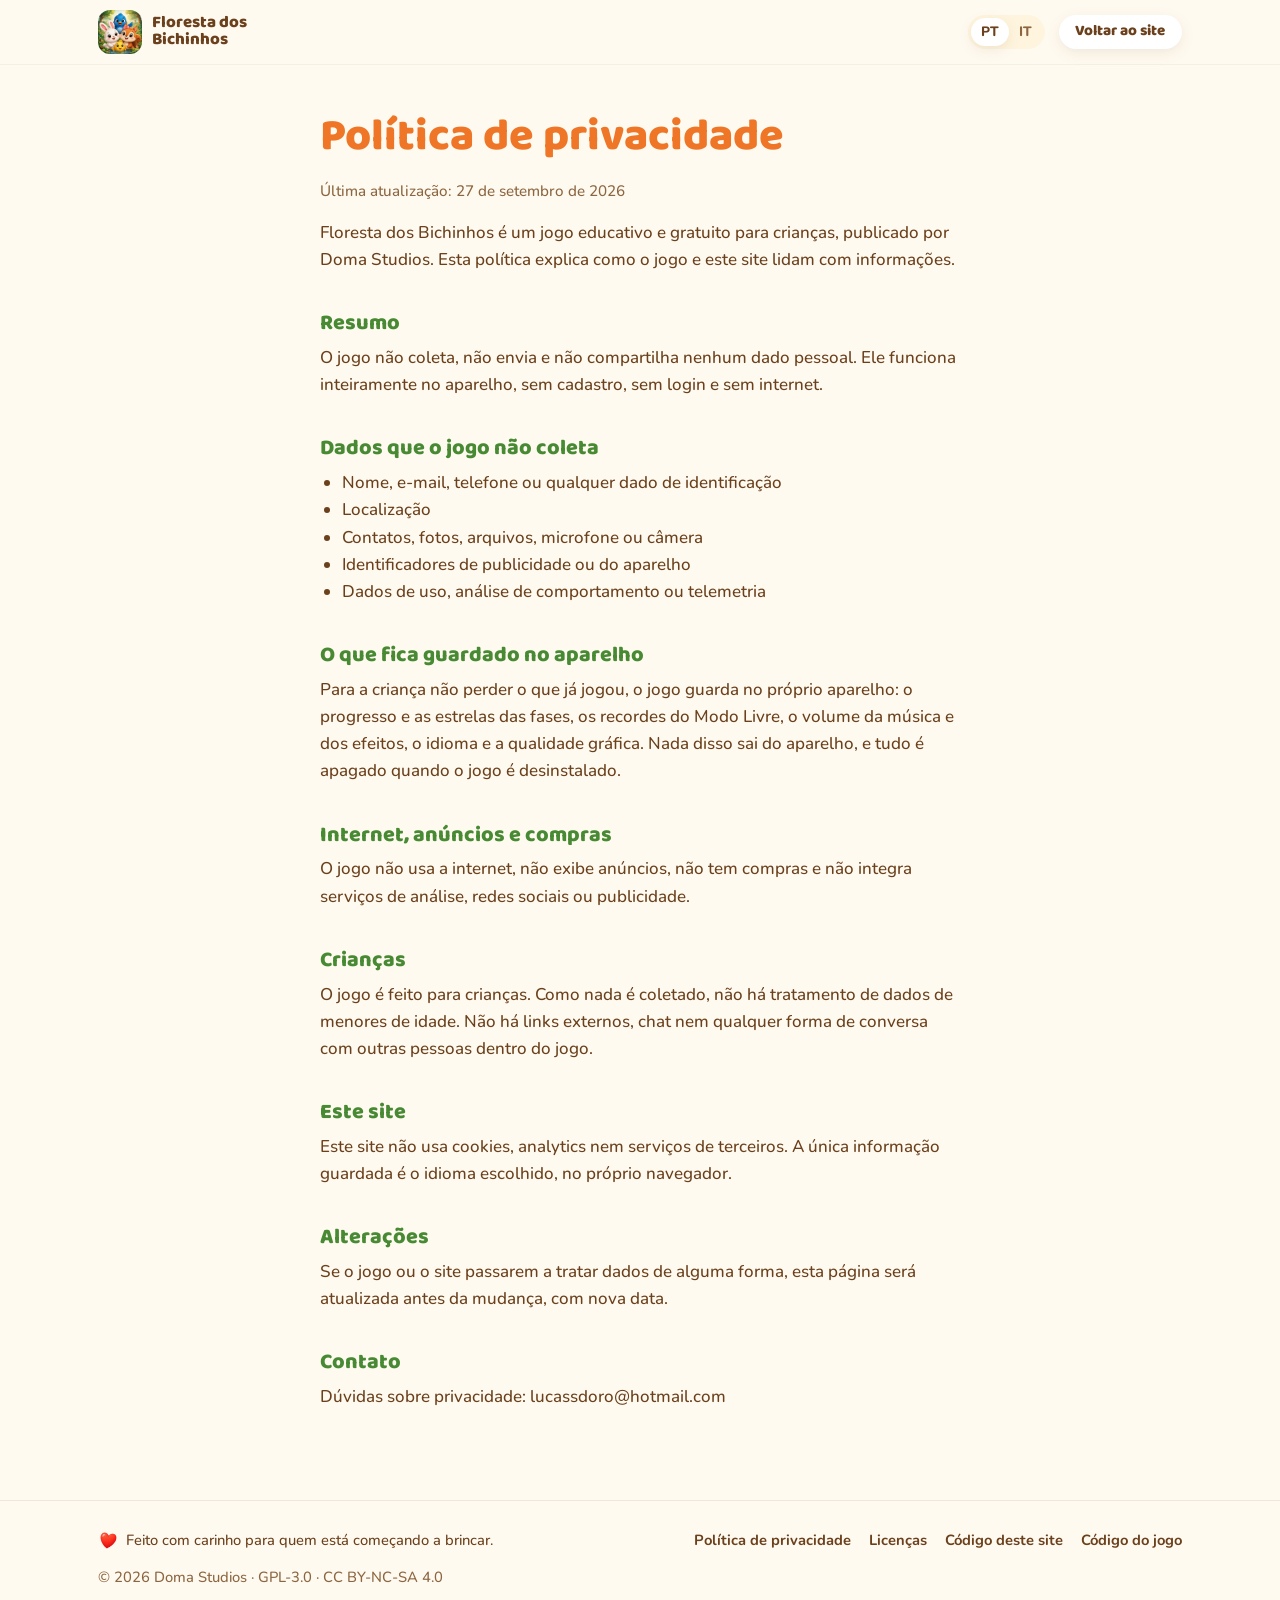
<file: privacidade.html>
<!DOCTYPE html>
<html lang="pt-BR">
<head>
  <meta charset="utf-8" />
  <meta name="viewport" content="width=device-width, initial-scale=1" />
  <title data-i18n="pvPageTitle">Política de privacidade</title>
  <meta name="theme-color" content="#fffaf0" />
  <link rel="icon" href="icon.webp" />
  <link rel="stylesheet" href="css/style.css" />
</head>
<body>
  <a class="skip" href="#conteudo" data-i18n="skip">Pular para o conteúdo</a>
  <header class="topbar">
    <div class="topbar__inner">
      <a class="brand" href="index.html">
        <img src="icon.webp" alt="" width="44" height="44" />
        <span>Floresta dos<br />Bichinhos</span>
      </a>
      <div class="topbar__actions">
        <div class="lang" role="group" data-i18n-aria="langLabel">
          <button type="button" class="lang__btn" data-lang="pt-BR" aria-pressed="true">PT</button>
          <button type="button" class="lang__btn" data-lang="it" aria-pressed="false">IT</button>
        </div>
        <a class="btn btn--light doc__back" href="index.html" data-i18n="pvBack"></a>
      </div>
    </div>
  </header>

  <main id="conteudo" class="doc">
    <article>
      <h1 data-i18n="pvTitle"></h1>
      <p class="doc__updated" data-i18n="pvUpdated"></p>
      <p data-i18n="pvIntro"></p>
      <h2 data-i18n="pvSummaryTitle"></h2>
      <p data-i18n="pvSummary"></p>
      <h2 data-i18n="pvNotTitle"></h2>
      <ul>
        <li data-i18n="pvNot1"></li>
        <li data-i18n="pvNot2"></li>
        <li data-i18n="pvNot3"></li>
        <li data-i18n="pvNot4"></li>
        <li data-i18n="pvNot5"></li>
      </ul>
      <h2 data-i18n="pvLocalTitle"></h2>
      <p data-i18n="pvLocal"></p>
      <h2 data-i18n="pvNetTitle"></h2>
      <p data-i18n="pvNet"></p>
      <h2 data-i18n="pvKidsTitle"></h2>
      <p data-i18n="pvKids"></p>
      <h2 data-i18n="pvSiteTitle"></h2>
      <p data-i18n="pvSite"></p>
      <h2 data-i18n="pvChangesTitle"></h2>
      <p data-i18n="pvChanges"></p>
      <h2 data-i18n="pvContactTitle"></h2>
      <p data-i18n="pvContact"></p>
    </article>
  </main>

  <footer class="footer">
    <div class="footer__inner">
      <p class="footer__line"><img src="assets/deco/heart-small.webp" alt="" width="20" height="20" /> <span data-i18n="footLine"></span></p>
      <nav class="footer__links" aria-label="Rodapé">
        <a href="privacidade.html" data-i18n="footPrivacy"></a>
        <a href="LICENSE-ASSETS.md" data-i18n="footLicenses"></a>
        <a href="https://github.com/florestadosbichinhos/florestadosbichinhos.github.io" data-i18n="footSiteCode"></a>
        <a data-link="game" href="#"><span data-i18n="footGameCode"></span> <em class="btn__soon" data-i18n="soon"></em></a>
      </nav>
      <p class="footer__legal">© 2026 Doma Studios · GPL-3.0 · CC BY-NC-SA 4.0</p>
    </div>
  </footer>

  <script src="js/strings.js"></script>
  <script src="js/app.js"></script>
</body>
</html>
</file>
<file: css/style.css>
/* Floresta dos Bichinhos — site. Paleta do jogo, layout inspirado no Pok Pok. */

@font-face {
  font-family: 'Baloo 2';
  src: url('../assets/fonts/Baloo2-ExtraBold.ttf') format('truetype');
  font-weight: 800;
  font-display: swap;
}
@font-face {
  font-family: 'Nunito';
  src: url('../assets/fonts/Nunito-Variable.ttf') format('truetype');
  font-weight: 200 1000;
  font-display: swap;
}

:root {
  --cream: #fffaf0;
  --paper: #fff5de;
  --brown: #6b401c;
  --soft-brown: #8c6640;
  --leaf: #5fa847;
  --leaf-dark: #478a33;
  --sun: #ffd96b;
  --sky: #5aa9ea;
  --orange: #ee7626;
  --white: #ffffff;
  --shadow-s: 0 4px 14px rgba(107, 64, 28, .10);
  --shadow-m: 0 12px 30px rgba(107, 64, 28, .14);
  --round: 28px;
  --round-s: 18px;
  --gutter: clamp(16px, 4vw, 48px);
  --max: 1180px;
  --display: 'Baloo 2', ui-rounded, system-ui, sans-serif;
  --body: 'Nunito', ui-rounded, 'Segoe UI', system-ui, sans-serif;
}

*, *::before, *::after { box-sizing: border-box; }
html { scroll-behavior: smooth; scroll-padding-top: 88px; }
body {
  margin: 0;
  background: var(--cream);
  color: var(--brown);
  font: 500 1.0625rem/1.6 var(--body);
  overflow-x: clip;
}
img, video { max-width: 100%; display: block; }
h1, h2, h3 { font-family: var(--display); font-weight: 800; line-height: 1.08; margin: 0 0 .4em; }
h2 { font-size: clamp(2rem, 4.2vw, 3rem); }
h3 { font-size: 1.2rem; }
p { margin: 0 0 1em; }
a { color: inherit; }
ul, ol { margin: 0; padding: 0; list-style: none; }

.skip {
  position: absolute; left: 12px; top: -60px; z-index: 50;
  background: var(--brown); color: var(--white); padding: 10px 16px; border-radius: 12px;
}
.skip:focus { top: 12px; }
:focus-visible { outline: 3px solid var(--orange); outline-offset: 3px; }

/* ── botões ─────────────────────────────────────────────── */
.btn {
  display: inline-flex; align-items: center; gap: .5em;
  font: 800 1.1rem/1 var(--display);
  background: var(--leaf); color: var(--white);
  padding: .8em 1.5em; border-radius: 999px; text-decoration: none;
  box-shadow: 0 4px 0 var(--leaf-dark);
  transition: transform .2s ease, background .2s ease;
}
.btn:hover { background: var(--leaf-dark); transform: translateY(-2px); }
.btn--big { font-size: 1.35rem; padding: .85em 1.8em; }
.btn--big::before, .btn--pill::before {
  content: ''; width: 1em; height: 1em; background: currentColor;
  mask: url("data:image/svg+xml,%3Csvg xmlns='http://www.w3.org/2000/svg' viewBox='0 0 24 24'%3E%3Cpath d='M11 3h2v10l3.5-3.5 1.4 1.4L12 16.8l-5.9-5.9 1.4-1.4L11 13V3zM5 19h14v2H5z'/%3E%3C/svg%3E") center / contain no-repeat;
}
.btn--light { background: var(--white); color: var(--brown); box-shadow: var(--shadow-s); }
.btn--light:hover { background: var(--paper); }
.btn__soon, .store__soon {
  font: 700 .72rem/1 var(--body); font-style: normal; letter-spacing: .02em;
  background: var(--paper); color: var(--soft-brown);
  padding: .35em .6em; border-radius: 999px;
}
.btn[aria-disabled='true'], .store[aria-disabled='true'] { cursor: default; }
.btn[aria-disabled='true']:hover { transform: none; }
[data-link]:not([aria-disabled='true']) .btn__soon,
[data-link]:not([aria-disabled='true']) .store__soon { display: none; }

/* ── topo ───────────────────────────────────────────────── */
.topbar {
  position: sticky; top: 0; z-index: 20;
  background: rgba(255, 250, 240, .92);
  backdrop-filter: blur(10px);
  border-bottom: 1px solid rgba(107, 64, 28, .06);
}
.topbar__inner {
  max-width: var(--max); margin: 0 auto; padding: 10px var(--gutter);
  display: flex; align-items: center; gap: 24px;
}
.brand { display: flex; align-items: center; gap: 10px; text-decoration: none; font: 800 1.05rem/1 var(--display); }
.brand img { border-radius: 12px; }
.nav { display: flex; gap: 28px; margin-left: auto; }
.nav a { text-decoration: none; font-weight: 700; }
.nav a:hover { color: var(--orange); }
.topbar__actions { display: flex; align-items: center; gap: 14px; }
.lang { display: flex; background: var(--paper); border-radius: 999px; padding: 3px; }
.lang__btn {
  border: 0; background: transparent; color: var(--soft-brown); cursor: pointer;
  font: 800 .85rem/1 var(--body); padding: 7px 10px; border-radius: 999px;
}
.lang__btn[aria-pressed='true'] { background: var(--white); color: var(--brown); box-shadow: var(--shadow-s); }
.btn--pill { font-size: 1rem; padding: .65em 1.2em; }
.menu-toggle { display: none; }

/* ── hero ───────────────────────────────────────────────── */
.hero {
  background: var(--cream) url('../assets/hero-bg.webp') right center / cover no-repeat;
  overflow-x: clip;
}
.hero__inner {
  max-width: var(--max); margin: 0 auto; padding: 64px var(--gutter) 88px;
  display: grid; grid-template-columns: .92fr 1.2fr; gap: 32px; align-items: center;
}
.eyebrow { font: 800 .85rem/1 var(--body); letter-spacing: .12em; text-transform: uppercase; color: var(--orange); opacity: .85; }
.hero h1 { font-size: clamp(2.8rem, 6.4vw, 4.8rem); color: var(--orange); }
.hero__lede { font-weight: 800; font-size: 1.2rem; }
.hero__text { max-width: 30em; color: var(--soft-brown); }
.platforms__label { margin: 26px 0 8px; font-weight: 700; font-size: .9rem; color: var(--soft-brown); }
.platforms { display: flex; gap: 22px; flex-wrap: wrap; }
.platforms__item { display: grid; justify-items: center; gap: 4px; font-weight: 700; font-size: .85rem; }
.platforms__icon { width: 30px; height: 30px; }
.platforms__item--android { color: #3ddc84; }
.platforms__item--apple { color: #6e6e73; }
.platforms__item--linux { color: #333; }
.platforms__item--windows { color: #0078d4; }
.platforms__item span { color: var(--brown); }
.platforms__soon {
  font: 700 .66rem/1 var(--body); font-style: normal; color: var(--soft-brown);
  background: var(--paper); padding: .25em .5em; border-radius: 999px;
}
.platforms__item--apple .platforms__icon { opacity: .45; }
.platforms__icon path, .store__icon path { fill: currentColor; }

.hero__stage { position: relative; padding: 60px 30px; }

.tablet {
  background: #2f2c33; padding: clamp(8px, 1.2vw, 14px);
  border-radius: clamp(18px, 2.4vw, 30px);
  box-shadow: 0 18px 40px rgba(40, 30, 20, .28);
}
.tablet img, .tablet video {
  width: 100%; height: auto; aspect-ratio: 16 / 9; object-fit: cover;
  border-radius: clamp(10px, 1.4vw, 18px); background: #1f1d22;
}

.cast__one { position: absolute; height: auto; filter: drop-shadow(0 8px 10px rgba(60, 40, 20, .18)); }
.cast--hero .cast__one--lolo { width: 22%; left: 2%; top: 4%; }
.cast--hero .cast__one--didia { width: 15%; right: 8%; top: 2%; }
.cast--hero .cast__one--lali { width: 26%; left: -2%; bottom: 4%; }
.cast--hero .cast__one--sophy { width: 23%; right: -1%; bottom: 6%; }

/* balanço leve a partir dos pés */
@keyframes sway {
  from { transform: rotate(-2.5deg); }
  to { transform: rotate(2.5deg); }
}
.cast__one, .friend__art img {
  transform-origin: 50% 100%;
  animation: sway 3.2s ease-in-out infinite alternate;
}
.cast__one--didia, .f-rose .friend__art img { animation-delay: -.8s; }
.cast__one--lali, .f-sun .friend__art img { animation-delay: -1.6s; }
.cast__one--sophy, .f-peach .friend__art img { animation-delay: -2.4s; }

/* ── garantias ──────────────────────────────────────────── */
.guarantees { max-width: var(--max); margin: -40px auto 0; padding: 0 var(--gutter) 90px; position: relative; }
.guarantees__list { display: grid; grid-template-columns: repeat(5, 1fr); gap: 18px; }
.guarantee {
  background: var(--white); border-radius: 22px; box-shadow: var(--shadow-m);
  padding: 22px 16px; text-align: center;
}
.guarantee__icon { width: 64px; height: 64px; object-fit: contain; margin: 0 auto 10px; }
.guarantee h3 { font-size: 1.1rem; margin-bottom: .3em; }
.guarantee p { font-size: .9rem; color: var(--soft-brown); margin: 0; line-height: 1.45; }

/* ── faixas com borda ondulada ──────────────────────────── */
.band { --band: var(--leaf); position: relative; background: var(--band); margin: 56px 0; }
.wave { position: absolute; left: 0; width: 100%; height: 56px; fill: var(--band); }
.wave--top { top: -55px; }
.wave--bottom { bottom: -55px; }
.band__inner {
  position: relative; max-width: var(--max); margin: 0 auto;
  padding: 40px var(--gutter) 56px; text-align: center;
}
.band h2 { margin-bottom: .25em; }
.band--leaf { --band: var(--leaf); color: var(--white); overflow-x: clip; }
.band--leaf h2 { color: var(--sun); }
.tablet--video { max-width: 760px; margin: 26px auto 0; position: relative; z-index: 1; }
.band__deco { position: absolute; pointer-events: none; }
/* cenário pintado preso à base da faixa (grama corrida + laterais) */
.band__scene {
  position: absolute; left: 0; bottom: 0; width: 100%; height: auto;
  pointer-events: none;
}
.band--leaf .band__inner { padding-bottom: clamp(24px, 3vw, 44px); }
/* a onda de baixo continua o chão de grama do cenário, com emenda suave */
.band--leaf .wave--bottom { fill: #3a9627; }
.band--leaf::after {
  content: ''; position: absolute; left: 0; right: 0; bottom: 0; height: 56px; pointer-events: none;
  background: linear-gradient(to bottom, rgba(58, 150, 39, 0), #3a9627);
}
/* sombra de contato: o tablet pousa na grama */
.tablet--video::after {
  content: ''; position: absolute; z-index: -1; left: 8%; right: 8%; bottom: -18px; height: 36px;
  background: radial-gradient(closest-side, rgba(20, 50, 10, .45), transparent);
}

.band--sun { --band: var(--sun); overflow-x: clip; }
.band__inner--split { display: grid; grid-template-columns: 180px 1fr 180px; align-items: center; gap: 24px; }
.band__inner--split p { max-width: 34em; margin: 0 auto 1.2em; }
.band--sun .band__deco { position: static; width: 100%; max-width: 180px; }
.band__deco--left { justify-self: start; transform: rotate(-12deg); }
.band__deco--right { justify-self: end; }

.band--sky { --band: var(--sky); color: var(--white); overflow-x: clip; }
/* cabe o cenário inteiro (1920×640) e o texto fica no meio do céu, acima da grama */
.band--sky .band__inner {
  min-height: 33.4vw; padding-top: 40px; padding-bottom: 7vw;
  display: flex; flex-direction: column; align-items: center; justify-content: center;
}
/* faixas vizinhas: a onda azul encosta direto no amarelo, sem fresta creme */
.band--sun { margin-bottom: 0; }
.band--sun + .band--sky { margin-top: 0; }
.band--sun .wave--bottom { display: none; }
.band--sun .band__inner { padding-bottom: 80px; }
/* a onda de baixo continua a grama do cenário */
.band--sky .wave--bottom { fill: #68a72a; }
.band--sky p { max-width: 36em; margin: 0 auto 1.4em; }
.band--sky .btn--light .btn__soon { background: var(--paper); }

/* ── espie a floresta ───────────────────────────────────── */
.peek { max-width: var(--max); margin: 0 auto; padding: 110px var(--gutter) 60px; text-align: center; }
.section-lede { color: var(--soft-brown); max-width: 38em; margin: 0 auto 28px; }
.peek__stage { display: flex; align-items: center; justify-content: center; gap: clamp(8px, 3vw, 36px); }
.tablet--peek { width: min(760px, 100%); overflow: hidden; }
.tablet--peek .peek__track { display: flex; transition: transform .6s cubic-bezier(.45, .05, .25, 1); }
.peek__slide { flex: 0 0 100%; }
.peek__arrow {
  flex: none; width: 46px; height: 46px; border-radius: 50%; border: 0; cursor: pointer;
  background: var(--white); color: var(--brown); box-shadow: var(--shadow-m);
  font: 800 1.8rem/1 var(--display); padding-bottom: 4px;
}
.peek__arrow:hover { color: var(--orange); }
.peek__dots { display: flex; justify-content: center; gap: 10px; margin: 22px 0 12px; }
.peek__dot { width: 11px; height: 11px; border-radius: 50%; border: 0; padding: 0; background: #e8dcc3; cursor: pointer; }
.peek__dot[aria-current='true'] { background: var(--leaf); transform: scale(1.2); }
.peek__captions { min-height: 1.6em; }
.peek__caption { display: none; }
.peek__caption.is-active { display: block; }
.peek__caption span { color: var(--soft-brown); }

/* ── benefícios ─────────────────────────────────────────── */
.benefits { max-width: var(--max); margin: 0 auto; padding: 40px var(--gutter) 90px; text-align: center; }
.benefits h2 { color: var(--leaf-dark); margin-bottom: 1em; }
.benefits__grid { display: grid; grid-template-columns: repeat(3, 1fr); }
.benefit { padding: 26px 22px; }
.benefit:nth-child(-n+3) { border-bottom: 1px solid rgba(107, 64, 28, .1); }
.benefit:not(:nth-child(3n)) { border-right: 1px solid rgba(107, 64, 28, .1); }
.benefit__icon { width: 60px; height: 60px; object-fit: contain; margin: 0 auto 10px; }
.benefit h3 { color: #2f6db5; }
.benefit p { color: var(--soft-brown); font-size: .95rem; margin: 0; }

/* ── bichinhos ──────────────────────────────────────────── */
.friends { background: var(--paper); padding: 80px var(--gutter) 90px; text-align: center; }
.friends__list { max-width: var(--max); margin: 0 auto; display: grid; grid-template-columns: repeat(4, 1fr); gap: 22px; }
.friend { background: var(--white); border-radius: 24px; box-shadow: var(--shadow-s); overflow: hidden; padding-bottom: 18px; }
.friend__art { height: 190px; display: flex; align-items: flex-end; justify-content: center; border-radius: 0 0 50% 50% / 0 0 18% 18%; }
.friend__art img { height: 176px; width: auto; }
.f-rose .friend__art { background: #fde2dc; }
.f-sun .friend__art { background: #fff0b5; }
.f-sky .friend__art { background: #d6ebff; }
.f-peach .friend__art { background: #ffe2c4; }
.friend h3 { margin: 14px 0 4px; font-size: 1.35rem; }
.friend p { padding: 0 16px; margin: 0; font-size: .95rem; color: var(--soft-brown); }

/* ── chamada final ──────────────────────────────────────── */
.cta { padding: 120px var(--gutter) 70px; }
.cta__inner { max-width: 1000px; margin: 0 auto; display: grid; grid-template-columns: 1fr 1fr; gap: 40px; align-items: center; }
.cast--cta { position: relative; aspect-ratio: 1.3; }
.cast--cta .cast__one--lolo { width: 38%; left: 30%; top: 0; }
.cast--cta .cast__one--didia { width: 24%; left: 4%; bottom: 8%; }
.cast--cta .cast__one--lali { width: 40%; left: 22%; bottom: 0; }
.cast--cta .cast__one--sophy { width: 36%; right: 2%; bottom: 4%; }
.cta h2 { color: var(--brown); }
.stores { display: grid; grid-template-columns: repeat(2, minmax(0, 1fr)); gap: 12px; margin-top: 18px; }
.store {
  display: grid; grid-template-columns: 30px 1fr; grid-template-rows: auto auto; column-gap: 12px;
  align-items: center; text-align: left; text-decoration: none;
  background: var(--white); border-radius: 18px; padding: 12px 16px; box-shadow: var(--shadow-s);
}
.store__icon { width: 30px; height: 30px; grid-row: span 2; color: var(--brown); }
.store__name { grid-column: 2; font: 800 1.1rem/1.1 var(--display); }
.store__soon { grid-column: 2; justify-self: start; }
/* sem o selo "Em breve", o nome ocupa as duas linhas e centraliza com o ícone */
.store:not([aria-disabled='true']) .store__name { grid-row: 1 / span 2; align-self: center; }
.store:not([aria-disabled='true']):hover { background: var(--paper); }

/* ── rodapé ─────────────────────────────────────────────── */
.footer { border-top: 1px solid rgba(107, 64, 28, .1); }
.footer__inner {
  max-width: var(--max); margin: 0 auto; padding: 28px var(--gutter) 40px;
  display: flex; flex-wrap: wrap; gap: 14px 28px; align-items: center; justify-content: space-between;
  font-size: .92rem;
}
.footer__line { display: flex; align-items: center; gap: 8px; margin: 0; }
.footer__links { display: flex; flex-wrap: wrap; gap: 18px; }
.footer__links a { font-weight: 700; text-decoration: none; }
.footer__links a:hover { color: var(--orange); }
.footer__legal { margin: 0; color: var(--soft-brown); }

/* ── entrada suave (só com JS ligado) ───────────────────── */
.js .reveal { opacity: 0; transform: translateY(18px); transition: opacity .6s ease, transform .6s ease; }
.js .reveal.is-in { opacity: 1; transform: none; }

/* ── responsivo ─────────────────────────────────────────── */
@media (max-width: 1000px) {
  .guarantees__list { grid-template-columns: repeat(3, 1fr); }
  .friends__list { grid-template-columns: repeat(2, 1fr); }
}
@media (max-width: 900px) {
  .hero { background-position: 70% center; }
  .hero__inner { grid-template-columns: 1fr; text-align: center; padding-top: 40px; }
  .hero__text { margin-inline: auto; }
  .platforms { justify-content: center; }
  .hero__stage { max-width: 560px; margin: 0 auto; width: 100%; padding: 56px 28px; }
  .cta__inner { grid-template-columns: 1fr; text-align: center; }
  .cast--cta { max-width: 420px; margin: 0 auto; width: 100%; }
  .band__inner--split { grid-template-columns: 1fr; }
  .band--sun .band__deco { display: none; }
}
@media (max-width: 760px) {
  .nav {
    display: none; position: absolute; top: 100%; left: 0; right: 0;
    flex-direction: column; gap: 0; background: var(--cream);
    box-shadow: var(--shadow-m); padding: 8px var(--gutter) 16px;
  }
  .nav.is-open { display: flex; }
  .nav a { padding: 12px 0; border-bottom: 1px solid rgba(107, 64, 28, .08); }
  .topbar__actions { margin-left: auto; gap: 10px; }
  .topbar__actions .btn--pill { display: none; }
  .menu-toggle {
    display: grid; place-items: center; width: 44px; height: 44px; border: 0; border-radius: 12px;
    background: var(--paper); cursor: pointer;
  }
  .menu-toggle span, .menu-toggle span::before, .menu-toggle span::after {
    display: block; width: 20px; height: 2.5px; background: var(--brown); border-radius: 2px; content: ''; position: relative;
  }
  .menu-toggle span::before { position: absolute; top: -6px; }
  .menu-toggle span::after { position: absolute; top: 6px; }
  .guarantees__list { grid-template-columns: repeat(2, 1fr); }
  .guarantee:last-child { grid-column: span 2; }
  .benefits__grid { grid-template-columns: 1fr 1fr; }
  .benefit { border: 0 !important; }
  .peek__arrow { display: none; }
  .stores { grid-template-columns: 1fr 1fr; }
}
@media (max-width: 480px) {
  .brand span { font-size: .92rem; }
  .friends__list { gap: 14px; }
  .friend__art { height: 140px; }
  .friend__art img { height: 128px; }
  .friend p { padding: 0 10px; font-size: .85rem; }
  .benefits__grid { grid-template-columns: 1fr; }
  .stores { grid-template-columns: 1fr; }
}

@media (prefers-reduced-motion: reduce) {
  html { scroll-behavior: auto; }
  .cast__one, .friend__art img { animation: none; }
  .tablet--peek .peek__track { transition: none; }
  .js .reveal { opacity: 1; transform: none; transition: none; }
}

/* ── página de texto (privacidade) ──────────────────────── */
.doc { max-width: 46rem; margin: 0 auto; padding: 48px var(--gutter) 72px; }
.doc h1 { font-size: clamp(2rem, 5vw, 2.8rem); color: var(--orange); }
.doc h2 { font-size: 1.35rem; margin-top: 1.8em; color: var(--leaf-dark); }
.doc ul { list-style: disc; padding-left: 1.3em; margin-bottom: 1em; }
.doc__updated { color: var(--soft-brown); font-size: .95rem; }
.doc__back { margin-left: auto; font-size: .95rem; padding: .6em 1.1em; }
.topbar__actions:only-child, .topbar__inner > .topbar__actions { margin-left: auto; }
</file>
